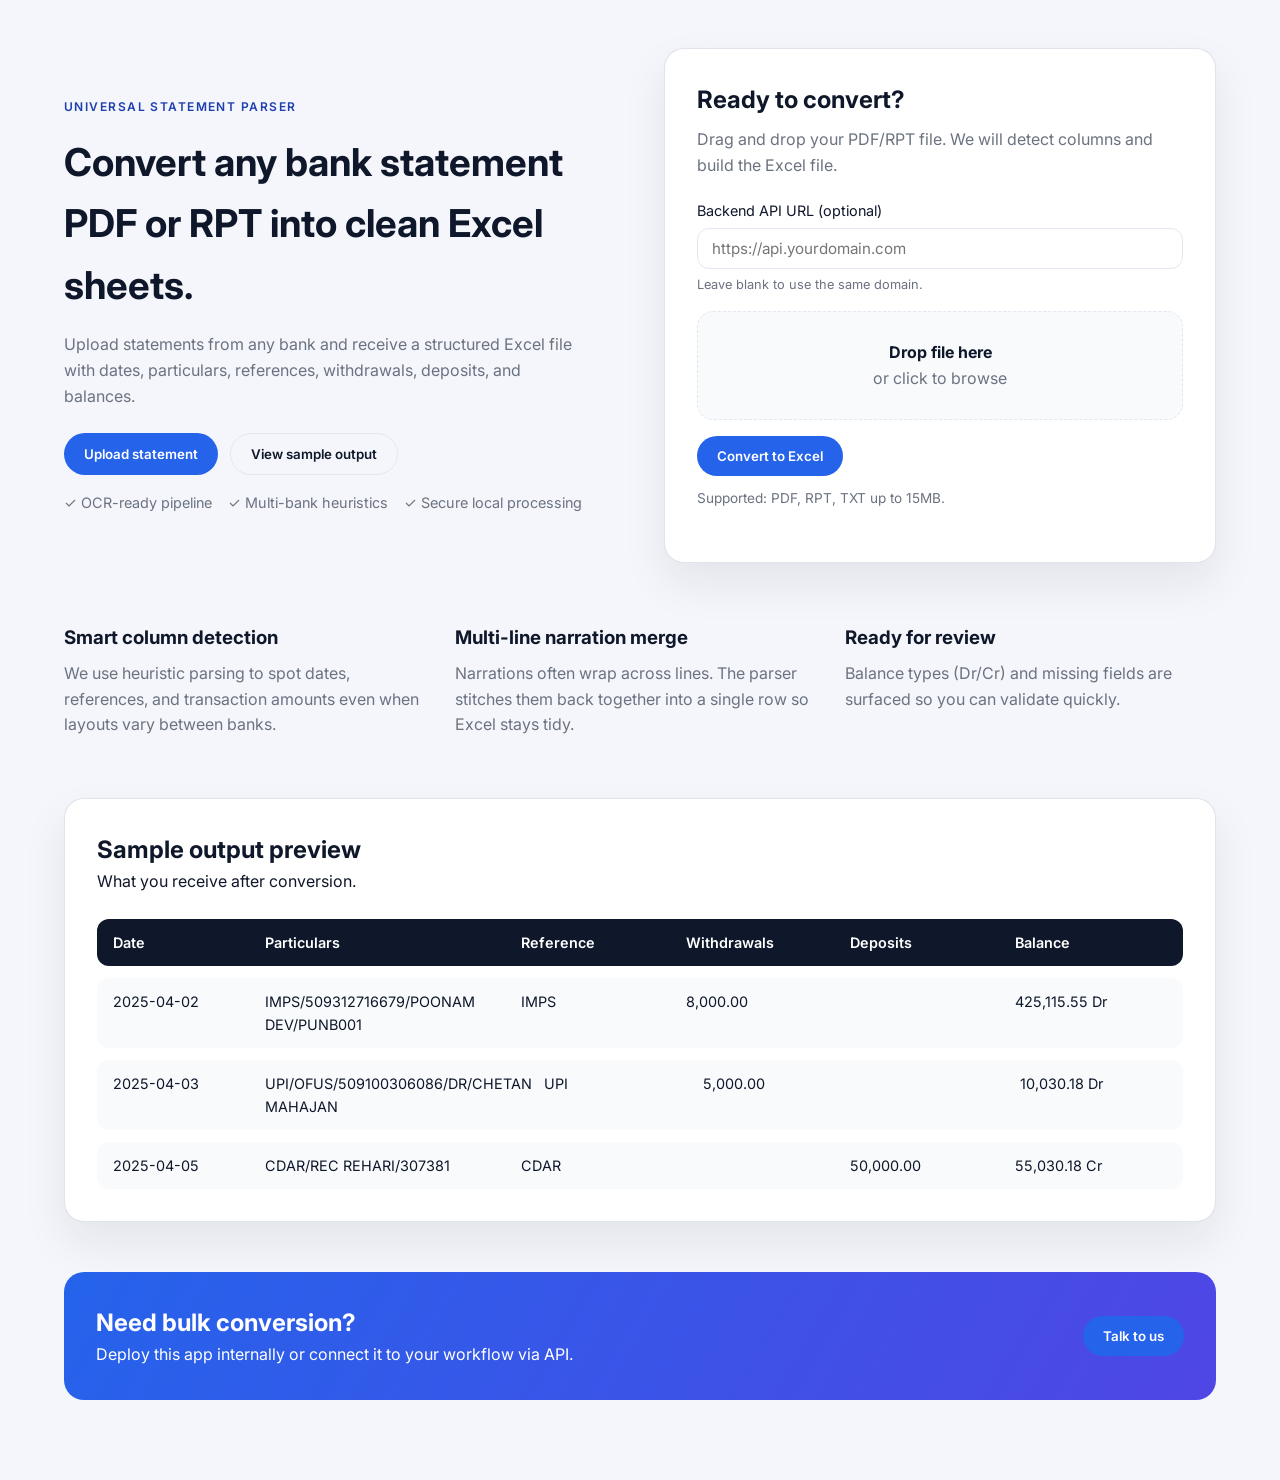
<file: frontend/index.html>
<!DOCTYPE html>
<html lang="en">
  <head>
    <meta charset="UTF-8" />
    <meta name="viewport" content="width=device-width, initial-scale=1" />
    <title>Bank Statement Converter</title>
    <link rel="stylesheet" href="./style.css" />
    <link rel="preconnect" href="https://fonts.googleapis.com" />
    <link rel="preconnect" href="https://fonts.gstatic.com" crossorigin />
    <link
      href="https://fonts.googleapis.com/css2?family=Inter:wght@300;400;500;600;700&display=swap"
      rel="stylesheet"
    />
  </head>
  <body>
    <div class="page">
      <header class="hero">
        <div>
          <p class="eyebrow">Universal Statement Parser</p>
          <h1>Convert any bank statement PDF or RPT into clean Excel sheets.</h1>
          <p class="subhead">
            Upload statements from any bank and receive a structured Excel file with
            dates, particulars, references, withdrawals, deposits, and balances.
          </p>
          <div class="hero-actions">
            <button class="primary" type="button" id="uploadTrigger">Upload statement</button>
            <button class="ghost" type="button" id="demoTrigger">View sample output</button>
          </div>
          <div class="trust">
            <span>✓ OCR-ready pipeline</span>
            <span>✓ Multi-bank heuristics</span>
            <span>✓ Secure local processing</span>
          </div>
        </div>
        <div class="card">
          <h2>Ready to convert?</h2>
          <p>Drag and drop your PDF/RPT file. We will detect columns and build the Excel file.</p>
          <form id="uploadForm">
            <label class="field">
              Backend API URL (optional)
              <input
                id="apiBase"
                name="apiBase"
                type="url"
                placeholder="https://api.yourdomain.com"
              />
              <span>Leave blank to use the same domain.</span>
            </label>
            <label class="dropzone" for="statement">
              <input id="statement" name="statement" type="file" accept=".pdf,.rpt,.txt" />
              <div>
                <strong>Drop file here</strong>
                <span>or click to browse</span>
              </div>
            </label>
            <button class="primary" type="submit">Convert to Excel</button>
            <p class="hint">Supported: PDF, RPT, TXT up to 15MB.</p>
          </form>
          <div class="status" id="status"></div>
        </div>
      </header>

      <section class="features">
        <div>
          <h3>Smart column detection</h3>
          <p>
            We use heuristic parsing to spot dates, references, and transaction amounts even when
            layouts vary between banks.
          </p>
        </div>
        <div>
          <h3>Multi-line narration merge</h3>
          <p>
            Narrations often wrap across lines. The parser stitches them back together into a
            single row so Excel stays tidy.
          </p>
        </div>
        <div>
          <h3>Ready for review</h3>
          <p>
            Balance types (Dr/Cr) and missing fields are surfaced so you can validate quickly.
          </p>
        </div>
      </section>

      <section class="preview" id="preview">
        <div>
          <h2>Sample output preview</h2>
          <p>What you receive after conversion.</p>
        </div>
        <div class="table">
          <div class="row header">
            <span>Date</span>
            <span>Particulars</span>
            <span>Reference</span>
            <span>Withdrawals</span>
            <span>Deposits</span>
            <span>Balance</span>
          </div>
          <div class="row">
            <span>2025-04-02</span>
            <span>IMPS/509312716679/POONAM DEV/PUNB001</span>
            <span>IMPS</span>
            <span>8,000.00</span>
            <span></span>
            <span>425,115.55 Dr</span>
          </div>
          <div class="row">
            <span>2025-04-03</span>
            <span>UPI/OFUS/509100306086/DR/CHETAN MAHAJAN</span>
            <span>UPI</span>
            <span>5,000.00</span>
            <span></span>
            <span>10,030.18 Dr</span>
          </div>
          <div class="row">
            <span>2025-04-05</span>
            <span>CDAR/REC REHARI/307381</span>
            <span>CDAR</span>
            <span></span>
            <span>50,000.00</span>
            <span>55,030.18 Cr</span>
          </div>
        </div>
      </section>

      <section class="cta">
        <div>
          <h2>Need bulk conversion?</h2>
          <p>Deploy this app internally or connect it to your workflow via API.</p>
        </div>
        <button class="primary" type="button">Talk to us</button>
      </section>
    </div>
    <script src="./app.js"></script>
  </body>
</html>
</file>
<file: frontend/style.css>
:root {
  color-scheme: light;
  --bg: #f5f6fb;
  --card: #ffffff;
  --text: #0f172a;
  --muted: #6b7280;
  --primary: #2563eb;
  --primary-dark: #1e40af;
  --border: #e2e8f0;
  --shadow: 0 20px 45px rgba(15, 23, 42, 0.08);
}

* {
  box-sizing: border-box;
  margin: 0;
  padding: 0;
}

body {
  font-family: "Inter", system-ui, sans-serif;
  background: var(--bg);
  color: var(--text);
  line-height: 1.6;
}

.page {
  max-width: 1200px;
  margin: 0 auto;
  padding: 48px 24px 80px;
}

.hero {
  display: grid;
  gap: 48px;
  grid-template-columns: repeat(auto-fit, minmax(280px, 1fr));
  align-items: center;
  margin-bottom: 60px;
}

.eyebrow {
  text-transform: uppercase;
  font-weight: 600;
  letter-spacing: 0.12em;
  color: var(--primary-dark);
  margin-bottom: 16px;
  font-size: 0.75rem;
}

h1 {
  font-size: clamp(2rem, 3vw, 3rem);
  margin-bottom: 16px;
}

.subhead {
  color: var(--muted);
  max-width: 520px;
}

.hero-actions {
  display: flex;
  gap: 12px;
  margin: 24px 0 16px;
  flex-wrap: wrap;
}

button {
  font-family: inherit;
  border: none;
  cursor: pointer;
  border-radius: 999px;
  padding: 12px 20px;
  font-weight: 600;
  transition: transform 0.2s ease, box-shadow 0.2s ease;
}

button:hover {
  transform: translateY(-1px);
  box-shadow: 0 8px 20px rgba(37, 99, 235, 0.15);
}

.primary {
  background: var(--primary);
  color: #ffffff;
}

.ghost {
  background: transparent;
  border: 1px solid var(--border);
  color: var(--text);
}

.trust {
  display: flex;
  gap: 16px;
  flex-wrap: wrap;
  color: var(--muted);
  font-size: 0.9rem;
}

.card {
  background: var(--card);
  padding: 32px;
  border-radius: 20px;
  box-shadow: var(--shadow);
  border: 1px solid rgba(148, 163, 184, 0.3);
}

.card h2 {
  margin-bottom: 8px;
}

.card p {
  color: var(--muted);
  margin-bottom: 20px;
}

.field {
  display: flex;
  flex-direction: column;
  gap: 6px;
  font-size: 0.9rem;
  color: var(--text);
  margin-bottom: 16px;
}

.field input {
  border: 1px solid var(--border);
  border-radius: 12px;
  padding: 10px 14px;
  font-size: 0.95rem;
  font-family: inherit;
}

.field span {
  color: var(--muted);
  font-size: 0.8rem;
}

.dropzone {
  display: flex;
  align-items: center;
  justify-content: center;
  border: 1.5px dashed var(--border);
  padding: 28px;
  border-radius: 16px;
  text-align: center;
  color: var(--muted);
  margin-bottom: 16px;
  cursor: pointer;
  background: #f8fafc;
}

.dropzone input {
  display: none;
}

.dropzone strong {
  display: block;
  color: var(--text);
}

.hint {
  font-size: 0.85rem;
  color: var(--muted);
  margin-top: 12px;
}

.status {
  margin-top: 16px;
  font-size: 0.9rem;
}

.features {
  display: grid;
  gap: 20px;
  grid-template-columns: repeat(auto-fit, minmax(260px, 1fr));
  margin-bottom: 60px;
}

.features h3 {
  margin-bottom: 8px;
}

.features p {
  color: var(--muted);
}

.preview {
  background: var(--card);
  border-radius: 20px;
  padding: 32px;
  margin-bottom: 50px;
  border: 1px solid rgba(148, 163, 184, 0.3);
  box-shadow: var(--shadow);
}

.table {
  margin-top: 24px;
  display: grid;
  gap: 12px;
}

.row {
  display: grid;
  grid-template-columns: 140px 1.6fr 1fr 1fr 1fr 1fr;
  gap: 12px;
  background: #f8fafc;
  padding: 12px 16px;
  border-radius: 12px;
  font-size: 0.9rem;
}

.row.header {
  background: #0f172a;
  color: #ffffff;
  font-weight: 600;
}

.cta {
  display: flex;
  justify-content: space-between;
  align-items: center;
  padding: 32px;
  border-radius: 20px;
  background: linear-gradient(120deg, #2563eb, #4f46e5);
  color: #ffffff;
}

@media (max-width: 720px) {
  .row {
    grid-template-columns: 1fr 1fr;
  }

  .cta {
    flex-direction: column;
    gap: 16px;
  }
}
</file>
<file: static/style.css>
:root {
  color-scheme: light;
  --bg: #f5f6fb;
  --card: #ffffff;
  --text: #0f172a;
  --muted: #6b7280;
  --primary: #2563eb;
  --primary-dark: #1e40af;
  --border: #e2e8f0;
  --shadow: 0 20px 45px rgba(15, 23, 42, 0.08);
}

* {
  box-sizing: border-box;
  margin: 0;
  padding: 0;
}

body {
  font-family: "Inter", system-ui, sans-serif;
  background: var(--bg);
  color: var(--text);
  line-height: 1.6;
}

.page {
  max-width: 1200px;
  margin: 0 auto;
  padding: 48px 24px 80px;
}

.hero {
  display: grid;
  gap: 48px;
  grid-template-columns: repeat(auto-fit, minmax(280px, 1fr));
  align-items: center;
  margin-bottom: 60px;
}

.eyebrow {
  text-transform: uppercase;
  font-weight: 600;
  letter-spacing: 0.12em;
  color: var(--primary-dark);
  margin-bottom: 16px;
  font-size: 0.75rem;
}

h1 {
  font-size: clamp(2rem, 3vw, 3rem);
  margin-bottom: 16px;
}

.subhead {
  color: var(--muted);
  max-width: 520px;
}

.hero-actions {
  display: flex;
  gap: 12px;
  margin: 24px 0 16px;
  flex-wrap: wrap;
}

button {
  font-family: inherit;
  border: none;
  cursor: pointer;
  border-radius: 999px;
  padding: 12px 20px;
  font-weight: 600;
  transition: transform 0.2s ease, box-shadow 0.2s ease;
}

button:hover {
  transform: translateY(-1px);
  box-shadow: 0 8px 20px rgba(37, 99, 235, 0.15);
}

.primary {
  background: var(--primary);
  color: #ffffff;
}

.ghost {
  background: transparent;
  border: 1px solid var(--border);
  color: var(--text);
}

.trust {
  display: flex;
  gap: 16px;
  flex-wrap: wrap;
  color: var(--muted);
  font-size: 0.9rem;
}

.card {
  background: var(--card);
  padding: 32px;
  border-radius: 20px;
  box-shadow: var(--shadow);
  border: 1px solid rgba(148, 163, 184, 0.3);
}

.card h2 {
  margin-bottom: 8px;
}

.card p {
  color: var(--muted);
  margin-bottom: 20px;
}

.field {
  display: flex;
  flex-direction: column;
  gap: 6px;
  font-size: 0.9rem;
  color: var(--text);
  margin-bottom: 16px;
}

.field input {
  border: 1px solid var(--border);
  border-radius: 12px;
  padding: 10px 14px;
  font-size: 0.95rem;
  font-family: inherit;
}

.field span {
  color: var(--muted);
  font-size: 0.8rem;
}

.dropzone {
  display: flex;
  align-items: center;
  justify-content: center;
  border: 1.5px dashed var(--border);
  padding: 28px;
  border-radius: 16px;
  text-align: center;
  color: var(--muted);
  margin-bottom: 16px;
  cursor: pointer;
  background: #f8fafc;
}

.dropzone input {
  display: none;
}

.dropzone strong {
  display: block;
  color: var(--text);
}

.hint {
  font-size: 0.85rem;
  color: var(--muted);
  margin-top: 12px;
}

.status {
  margin-top: 16px;
  font-size: 0.9rem;
}

.features {
  display: grid;
  gap: 20px;
  grid-template-columns: repeat(auto-fit, minmax(260px, 1fr));
  margin-bottom: 60px;
}

.features h3 {
  margin-bottom: 8px;
}

.features p {
  color: var(--muted);
}

.preview {
  background: var(--card);
  border-radius: 20px;
  padding: 32px;
  margin-bottom: 50px;
  border: 1px solid rgba(148, 163, 184, 0.3);
  box-shadow: var(--shadow);
}

.table {
  margin-top: 24px;
  display: grid;
  gap: 12px;
}

.row {
  display: grid;
  grid-template-columns: 140px 1.6fr 1fr 1fr 1fr 1fr;
  gap: 12px;
  background: #f8fafc;
  padding: 12px 16px;
  border-radius: 12px;
  font-size: 0.9rem;
}

.row.header {
  background: #0f172a;
  color: #ffffff;
  font-weight: 600;
}

.cta {
  display: flex;
  justify-content: space-between;
  align-items: center;
  padding: 32px;
  border-radius: 20px;
  background: linear-gradient(120deg, #2563eb, #4f46e5);
  color: #ffffff;
}

@media (max-width: 720px) {
  .row {
    grid-template-columns: 1fr 1fr;
  }

  .cta {
    flex-direction: column;
    gap: 16px;
  }
}
</file>
